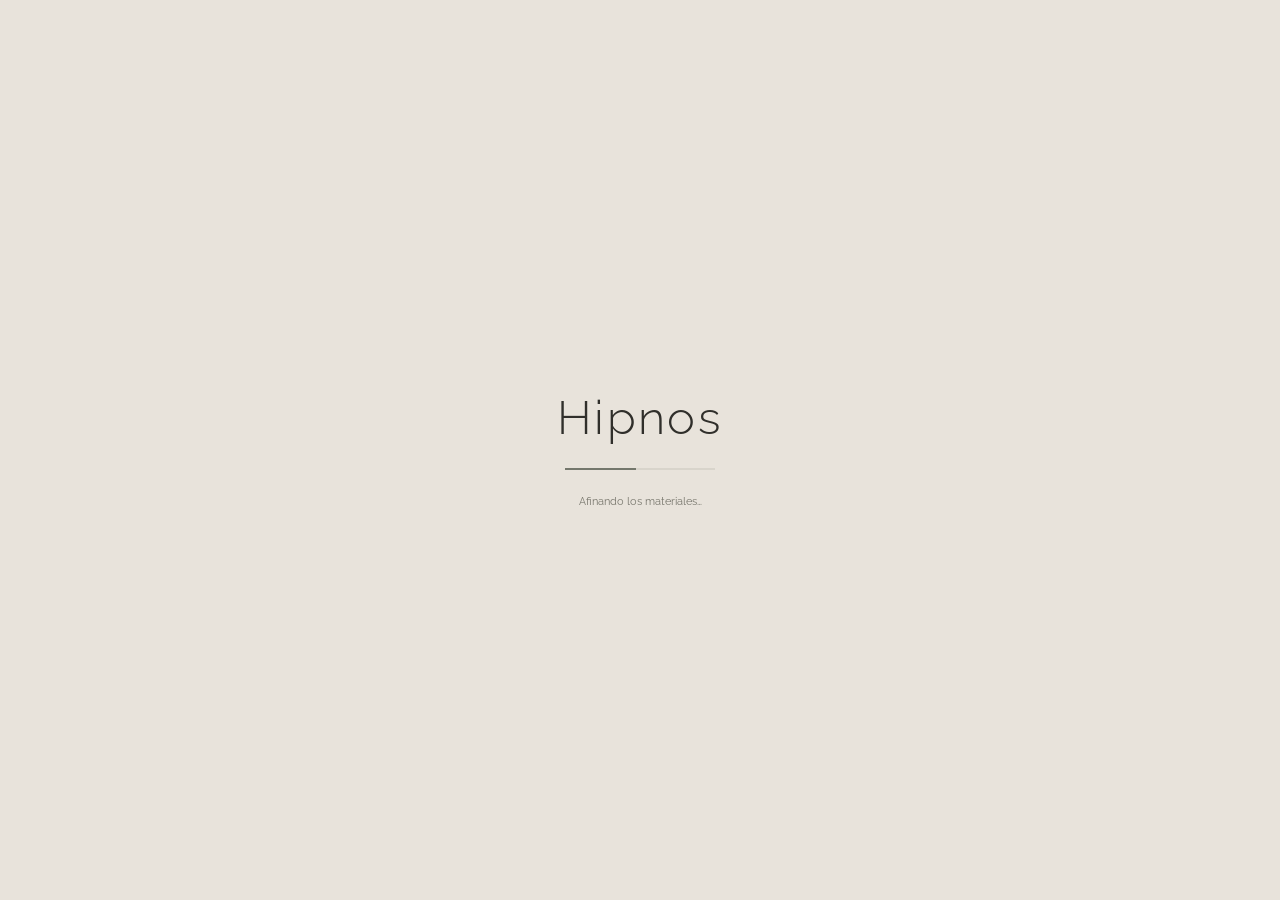
<file: index.html>
<!doctype html><html lang="es"><head><meta charset="utf-8"><meta name="viewport" content="width=device-width,initial-scale=1,viewport-fit=cover"><meta name="theme-color" content="#e8e3db"><meta name="description" content="Explorá Hipnos by Piero en 3D: dos microclimas, capas, circuitos y realidad aumentada en iPhone."><meta name="apple-mobile-web-app-capable" content="yes"><meta name="apple-mobile-web-app-status-bar-style" content="default"><meta name="apple-mobile-web-app-title" content="Hipnos"><title>Hipnos by Piero · Dos microclimas</title><link rel="manifest" href="./manifest.webmanifest"><link rel="icon" href="./assets/icons/icon-192.png"><link rel="apple-touch-icon" href="./assets/icons/apple-touch-icon.png"><link rel="stylesheet" href="./assets/base.css"><link rel="stylesheet" href="./assets/app.css"></head><body><main id="stage" aria-label="Visor tridimensional interactivo de Hipnos"></main>
<header>
  <div class="brand" aria-label="Hipnos by Piero">Hipnos<span>by Piero</span></div>
  <div class="tools"><button id="open-help" class="icon" aria-label="Ayuda y opciones">?</button>
    <button id="daynight" class="icon" aria-label="Activar ambiente nocturno" aria-pressed="false" title="Ambiente diurno / nocturno"><svg viewBox="0 0 24 24"><path d="M20 15.5A8.5 8.5 0 0 1 8.5 4a8.5 8.5 0 1 0 11.5 11.5Z"/></svg></button>
    <button id="reset-camera" class="icon" aria-label="Restablecer cámara" title="Restablecer cámara"><svg viewBox="0 0 24 24"><path d="M4 10a8 8 0 1 1 1.7 7M4 4v6h6"/></svg></button>
    <button id="fullscreen" class="icon" aria-label="Pantalla completa" title="Pantalla completa"><svg viewBox="0 0 24 24"><path d="M8 3H3v5m13-5h5v5M3 16v5h5m8 0h5v-5"/></svg></button>
    <button id="download" class="icon" aria-label="Descargar modelo GLB" title="Descargar modelo GLB"><svg viewBox="0 0 24 24"><path d="M12 3v12m-5-5 5 5 5-5M4 17v4h16v-4"/></svg></button>
  </div>
</header>
<nav class="explore-nav" aria-label="Explorar Hipnos">
  <button id="mode-hub" data-mode="hub"><span class="mode-icon">01</span>Interior del hub</button>
  <button id="mode-thermal" data-mode="thermal"><span class="mode-icon">02</span>Microclimas</button>
  <button id="mode-layers" data-mode="layers"><span class="mode-icon">03</span>Capas del cover</button>
</nav>
<aside class="note"><span class="eyebrow">CONFORT TÉRMICO PERSONALIZADO</span><b>Dos microclimas.<br>Un mejor descanso.</b><p>Explorá cada detalle de Hipnos.</p></aside>
<div id="hotspots" aria-label="Zonas de exploración">
  <button id="hotspot-hub" class="hotspot"><span class="hotspot-dot">+</span><span>Explorar interior</span></button>
  <button id="hotspot-cover" class="hotspot"><span class="hotspot-dot">+</span><span>Explorar cover</span></button>
</div>
<section id="cover-choice" class="cover-choice hidden" role="dialog" aria-label="Explorar el cubrecolchón">
  <button id="choice-close" class="close-small" aria-label="Cerrar selector">×</button>
  <p class="eyebrow">EXPLORAR EL COVER</p>
  <button id="choice-thermal"><b>Dos microclimas</b><span>Elegí la temperatura de cada lado.</span></button>
  <button id="choice-layers"><b>Las cuatro capas</b><span>Conocé sus materiales y funciones.</span></button>
</section>
<aside id="explore-panel" class="explore-panel hidden" aria-label="Detalle del producto">
  <button id="back-general" class="back-general">← Vista general</button>
  <p class="eyebrow" id="mode-eyebrow"></p><h1 id="mode-title"></h1><p id="mode-intro"></p>
  <div id="hub-details" class="hidden">
    <div class="hub-actions"><button id="hub-explore">Explorar interior</button><button id="hub-assemble">Ensamblar hub</button></div>
    <label class="control-range" for="hub-opening"><span>Apertura del hub</span><output id="hub-opening-value">0 %</output></label><input id="hub-opening" class="precision-range" type="range" min="0" max="100" step="1" value="0" aria-label="Porcentaje de apertura del hub">
    <label class="field-label" for="hub-component-select">EXPLORAR UNA PIEZA</label><select id="hub-component-select" aria-label="Elegir un componente del hub"></select>
    <details id="component-groups" class="compact-details"><summary>Seleccionar por función</summary><div id="component-buttons" class="component-buttons">
      <button data-component="pumps">Bombas × 2</button><button data-component="tank">Depósito</button><button data-component="block">Bloques de aluminio</button><button data-component="peltier">Peltier</button><button data-component="sink">Disipadores</button><button data-component="fans">Ventiladores</button><button data-component="controller">Placa electrónica</button><button data-component="sensors">Sensores</button><button data-component="power">Alimentación</button><button data-component="hydraulics">Circuitos</button>
    </div></details>
    <div id="component-detail" class="detail-card"><b id="component-name"></b><p id="component-function"></p><p id="component-relation" class="component-relation"></p></div>
    <div class="hub-actions secondary"><button id="isolate-component" aria-pressed="false" disabled>Aislar componente</button><button id="hub-overview">Ver sistema completo</button></div>
    <label class="switch-row"><span>Circulación animada</span><input id="flow-hub" type="checkbox" checked></label>
    <p class="technical-note">Arquitectura interna ilustrativa. El desplazamiento lateral libera espacio para abrir la carcasa sin cruzar la cama.</p>
  </div>
  <div id="temperature-controls" class="hidden">
    <div class="temperature-control" data-side="left"><label for="temp-left"><span>Lado izquierdo</span><output id="temp-left-value" for="temp-left">28 °C</output></label><input type="range" id="temp-left" min="16" max="28" step="1" value="28" aria-label="Temperatura del lado izquierdo"><div class="range-scale"><span>16 °C</span><span>28 °C</span></div></div>
    <div class="temperature-control" data-side="right"><label for="temp-right"><span>Lado derecho</span><output id="temp-right-value" for="temp-right">16 °C</output></label><input type="range" id="temp-right" min="16" max="28" step="1" value="16" aria-label="Temperatura del lado derecho"><div class="range-scale"><span>16 °C</span><span>28 °C</span></div></div>
    <div class="thermal-options"><label class="switch-row"><span>Visualización térmica</span><input id="thermal-overlay" type="checkbox" checked></label><label class="switch-row"><span>Circulación del agua</span><input id="flow-thermal" type="checkbox" checked></label></div>
    <p class="small-description">Dos ajustes independientes. Colores y pulsos ilustran el funcionamiento.</p>
  </div>
  <div id="layer-controls" class="hidden"><div class="layer-buttons"><button data-layer="0"><span>1</span>Superficie textil</button><button data-layer="1"><span>2</span>Guata acolchada</button><button data-layer="2"><span>3</span>Sistema térmico</button><button data-layer="3"><span>4</span>Base textil</button></div><div id="layer-detail" class="detail-card"><b id="layer-name"></b><p id="layer-composition"></p><p id="layer-function"></p></div><button id="assemble" class="assemble">Volver a ensamblar</button></div>
  <details id="water-controls" class="water-controls compact-details"><summary>Agua · dos circuitos</summary>
    <label class="switch-row"><span>Circulación animada</span><input id="flow-enabled" type="checkbox" checked></label>
    <label class="field-label" for="circuit-select">MOSTRAR CIRCUITOS</label><select id="circuit-select" aria-label="Seleccionar circuito hidráulico"><option value="both">Ambos lados</option><option value="left">Solo izquierdo</option><option value="right">Solo derecho</option></select>
    <label class="control-range" for="flow-speed"><span>Velocidad visual</span><output id="flow-speed-value">1×</output></label><input id="flow-speed" class="precision-range" type="range" min="0.25" max="2" step="0.25" value="1" aria-label="Velocidad visual de circulación">
    <label class="switch-row"><span>Flechas de dirección</span><input id="flow-arrows" type="checkbox"></label>
    <label class="switch-row"><span>Ver recorrido completo</span><input id="flow-full" type="checkbox"></label>
    <div class="demo-temperatures"><label for="demo-left">Izquierdo <output id="demo-left-value">28 °C</output><input id="demo-left" class="precision-range" type="range" min="16" max="28" step="1" value="28" aria-label="Temperatura de demostración izquierda"></label><label for="demo-right">Derecho <output id="demo-right-value">16 °C</output><input id="demo-right" class="precision-range" type="range" min="16" max="28" step="1" value="16" aria-label="Temperatura de demostración derecha"></label></div>
    <p class="technical-note">Temperaturas de demostración. El color cambia gradualmente; no simula la velocidad térmica real. Los dos circuitos pueden enfriar o calentar.</p>
  </details>

</aside>
<div id="layer-tags" class="hidden" aria-label="Seleccionar una capa"><button data-layer="0" aria-label="Superficie textil">1</button><button data-layer="1" aria-label="Guata acolchada">2</button><button data-layer="2" aria-label="Sistema térmico">3</button><button data-layer="3" aria-label="Base textil">4</button></div>
<div id="hub-tags" class="hidden" aria-label="Componentes del hub"><button data-hub-tag="tank">Depósito</button><button data-hub-tag="peltier">Intercambio térmico</button><button data-hub-tag="pumps">Bombas</button><button data-hub-tag="controller">Control electrónico</button></div><div id="hub-selected-tag" class="hidden"></div>
<div id="status" role="status" aria-live="polite">Preparando el modelo…</div>
<nav class="panel" aria-label="Cámaras y controles">
  <label class="view-select"><span>Vista</span><select id="camera-select" aria-label="Elegir cámara"><option value="explore" disabled hidden>Exploración</option><option value="general" selected>General</option><option value="hub">Hub</option><option value="fabric">Textil</option><option value="top">Superior</option><option value="reference">Original</option></select></label>
  <span class="divider"></span><button id="spin" aria-pressed="false">↻ <span>360°</span></button>
  <label class="toggle"><input type="checkbox" id="pillows" checked><span>Almohadas</span></label><button id="circuits-view" aria-pressed="false" title="Ver los circuitos completos"><span>Agua</span></button>
  <span class="divider quality-divider"></span><label class="quality-select"><span>Calidad</span><select id="quality" aria-label="Calidad visual"><option value="auto">Automática</option><option value="high">Alta</option><option value="balanced">Equilibrada</option></select></label>
</nav>
<div class="legacy-views hidden"><button id="reference">Vista original</button><button id="hub">Hub</button><button id="fabric">Textil</button><button id="top">Superior</button></div>
<div id="loading"><span class="loading-brand">Hipnos</span><div class="load-track"><span id="load-progress"></span></div><span id="loading-text">Preparando el descanso…</span><button id="load-retry" hidden onclick="location.reload()">Volver a intentar</button></div>

<section class="configuration" aria-label="Tamaño del cubrecolchón"><label for="size-select">TU MEDIDA</label><select id="size-select"><option value="source">Original · 180 × 206 cm</option><option value="double">Dos plazas · 140 × 190 cm</option><option value="queen">Queen · 160 × 200 cm</option><option value="king">King · 200 × 200 cm</option></select><span id="size-caption">Original · 180 × 206 cm</span></section>
<nav class="experience-actions" aria-label="Acciones de la experiencia"><button id="open-ar" class="ar-button"><svg viewBox="0 0 24 24" aria-hidden="true"><path d="m12 3 8 4.5v9L12 21l-8-4.5v-9L12 3Zm0 9 8-4.5M12 12 4 7.5M12 12v9"/></svg>Ver en mi espacio</button><button id="open-place">Componentes</button><button id="open-share" aria-label="Compartir enlace y código QR">QR / Compartir</button></nav>
<dialog id="experience-dialog" aria-labelledby="dialog-title"><button id="dialog-close" class="dialog-close" aria-label="Cerrar">×</button><p class="eyebrow">HIPNOS BY PIERO</p><h2 id="dialog-title"></h2>
<section data-dialog="ar" hidden><p>Visualizá el producto a tamaño real con la cámara del iPhone.</p><label class="field-label" for="ar-subject">ELEGÍ UN COMPONENTE</label><select id="ar-subject"><option value="set">Cover + hub · conjunto completo</option><option value="cover">Cubrecolchón · componente individual</option><option value="hub">Hub · sobre el piso</option></select><p id="ar-size-label"></p><a id="ar-link" rel="ar" href="./assets/ar/cover-source.usdz#allowsContentScaling=0"><img src="./assets/icons/ar-preview.png" width="480" height="250" alt="Abrir realidad aumentada de Hipnos"></a><p id="ar-platform-note"></p><p class="small-description">La AR utiliza Quick Look de Apple. Podés colocar el conjunto completo o un componente individual. Las temperaturas, el despiece y la circulación interactiva se exploran al volver a esta web. No detecta automáticamente el colchón ni calibra cuatro esquinas. En el conjunto, el cover queda a la altura del modelo original; la altura de tu cama puede ser diferente.</p><a id="ar-download" href="./assets/ar/cover-source.usdz" download>Descargar modelo USDZ</a></section>
<section data-dialog="share" hidden><p>Compartí esta experiencia con un enlace o un QR.</p><label class="field-label" for="qr-url">DIRECCIÓN PÚBLICA</label><input id="qr-url" type="url" placeholder="https://tuusuario.github.io/hipnos/" autocomplete="url"><button id="qr-generate" class="solid">Generar QR</button><canvas id="qr-canvas" width="280" height="280" aria-label="Código QR de la dirección indicada"></canvas><p id="qr-message" role="status"></p><div class="dialog-actions"><button id="qr-save" disabled>Descargar QR</button><button id="share-url">Compartir enlace</button></div></section>
<section data-dialog="help" hidden><p>Arrastrá para girar el producto. Pellizcá con dos dedos para acercarte y desplazá con dos dedos para mover la vista.</p><div class="help-grid"><b>Interior del hub</b><span>Abrí la carcasa, elegí una pieza y aislala para conocer su función.</span><b>Microclimas</b><span>Ajustá cada lado entre 16 y 28 °C. Es una demostración visual: no controla un producto físico.</span><b>Capas y agua</b><span>Separá las cuatro capas o seguí el suministro y retorno de los dos circuitos.</span></div><p id="size-detail">Modelo original, sin adaptación dimensional.</p><div class="dialog-actions"><button id="capture">Guardar imagen 3D</button><button id="download-help">Descargar GLB original</button><button id="install-web">Agregar a inicio</button><button id="save-offline">Guardar visor sin conexión</button></div><p class="small-description">En iPhone: Safari → Compartir → Agregar a pantalla de inicio. La AR se descarga por separado y requiere un dispositivo compatible.</p><a href="./guia.html" target="_blank" rel="noopener">Guía de publicación y uso</a></section>
<section data-dialog="place" hidden><p>El hub y el control conservan sus proporciones al cambiar el tamaño del cover.</p><label class="switch-row"><span>Mostrar cover y cama de referencia</span><input id="show-cover" type="checkbox" checked></label><label class="switch-row"><span>Mostrar hub</span><input id="show-hub" type="checkbox" checked></label><label class="switch-row"><span>Mostrar control RF</span><input id="show-remote" type="checkbox" checked></label><button id="remote-view" class="solid">Acercar al control RF</button><p class="small-description">Control RF: representación funcional añadida. El archivo original no incluía su modelo tridimensional.</p><label class="field-label" for="hub-x">HUB · DESPLAZAMIENTO LATERAL</label><input id="hub-x" type="range" min="-0.45" max="0.35" value="0" step="0.01"><label class="field-label" for="hub-z">HUB · HACIA LA CABECERA / LOS PIES</label><input id="hub-z" type="range" min="-0.35" max="0.35" value="0" step="0.01"><label class="field-label" for="hub-yaw">HUB · ROTACIÓN</label><input id="hub-yaw" type="range" min="-45" max="45" value="0" step="1"><output id="hub-position-value">0 / 0 cm</output><button id="position-reset">Restablecer posición</button><p class="small-description">Las mangueras se adaptan visualmente y conectan por detrás de la cama. La posición admite un alcance limitado.</p></section>
</dialog><div id="toast" role="status" aria-live="polite"></div>
<noscript>Activá JavaScript para explorar Hipnos en 3D.</noscript><script>window.HIPNOS_CONFIG={"camera": [-4.569370274888149, 3.026256620699361, 6.621599436959929], "target": [-0.20878350545952262, 0.44999999999999973, 0.11377735445300274], "fov": 16.66430766910162, "hub": [-1.1270036950186688, 0.3, -0.9992111645946218]};if(location.protocol==='file:'){document.getElementById('loading-text').textContent='Abrí la URL de GitHub Pages. Esta experiencia carga modelos externos y necesita una dirección web.';const a=document.createElement('a');a.href='./guia.html';a.textContent='Ver cómo publicar desde Windows';document.getElementById('loading').append(a);}else{window.addEventListener('error',function(e){if(!window.HIPNOS_READY){document.getElementById('loading-text').textContent=/webgl|context/i.test(e.message)?'Este navegador no pudo iniciar WebGL 2. Abrí la URL en Safari o Chrome actualizado.':'No se pudo iniciar la experiencia. Recargá la página y comprobá que subiste todos los archivos.';document.getElementById('load-retry').hidden=false;}});const s=document.createElement('script');s.src='./assets/app.js';s.onerror=()=>{document.getElementById('loading-text').textContent='No se pudo cargar la aplicación. Comprobá que subiste la carpeta completa.';document.getElementById('load-retry').hidden=false;};document.body.append(s);}</script></body></html>
</file>
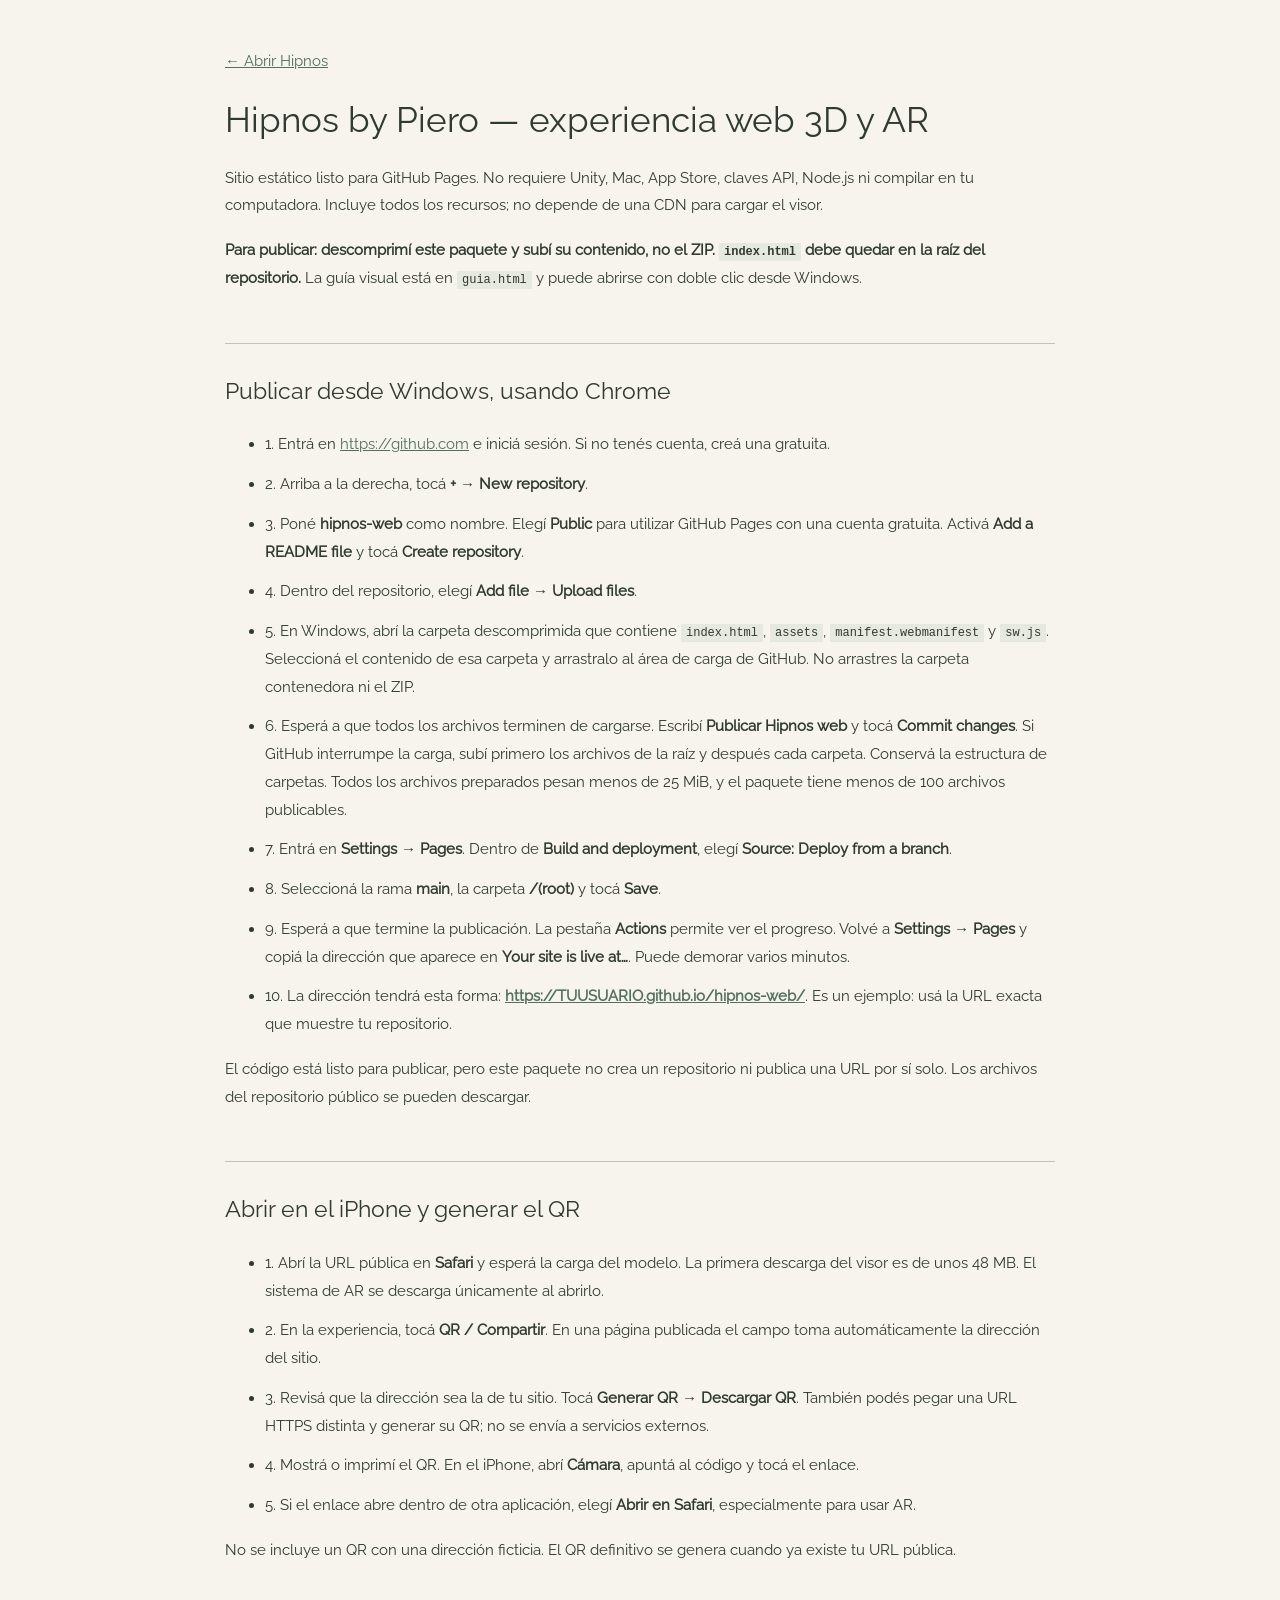
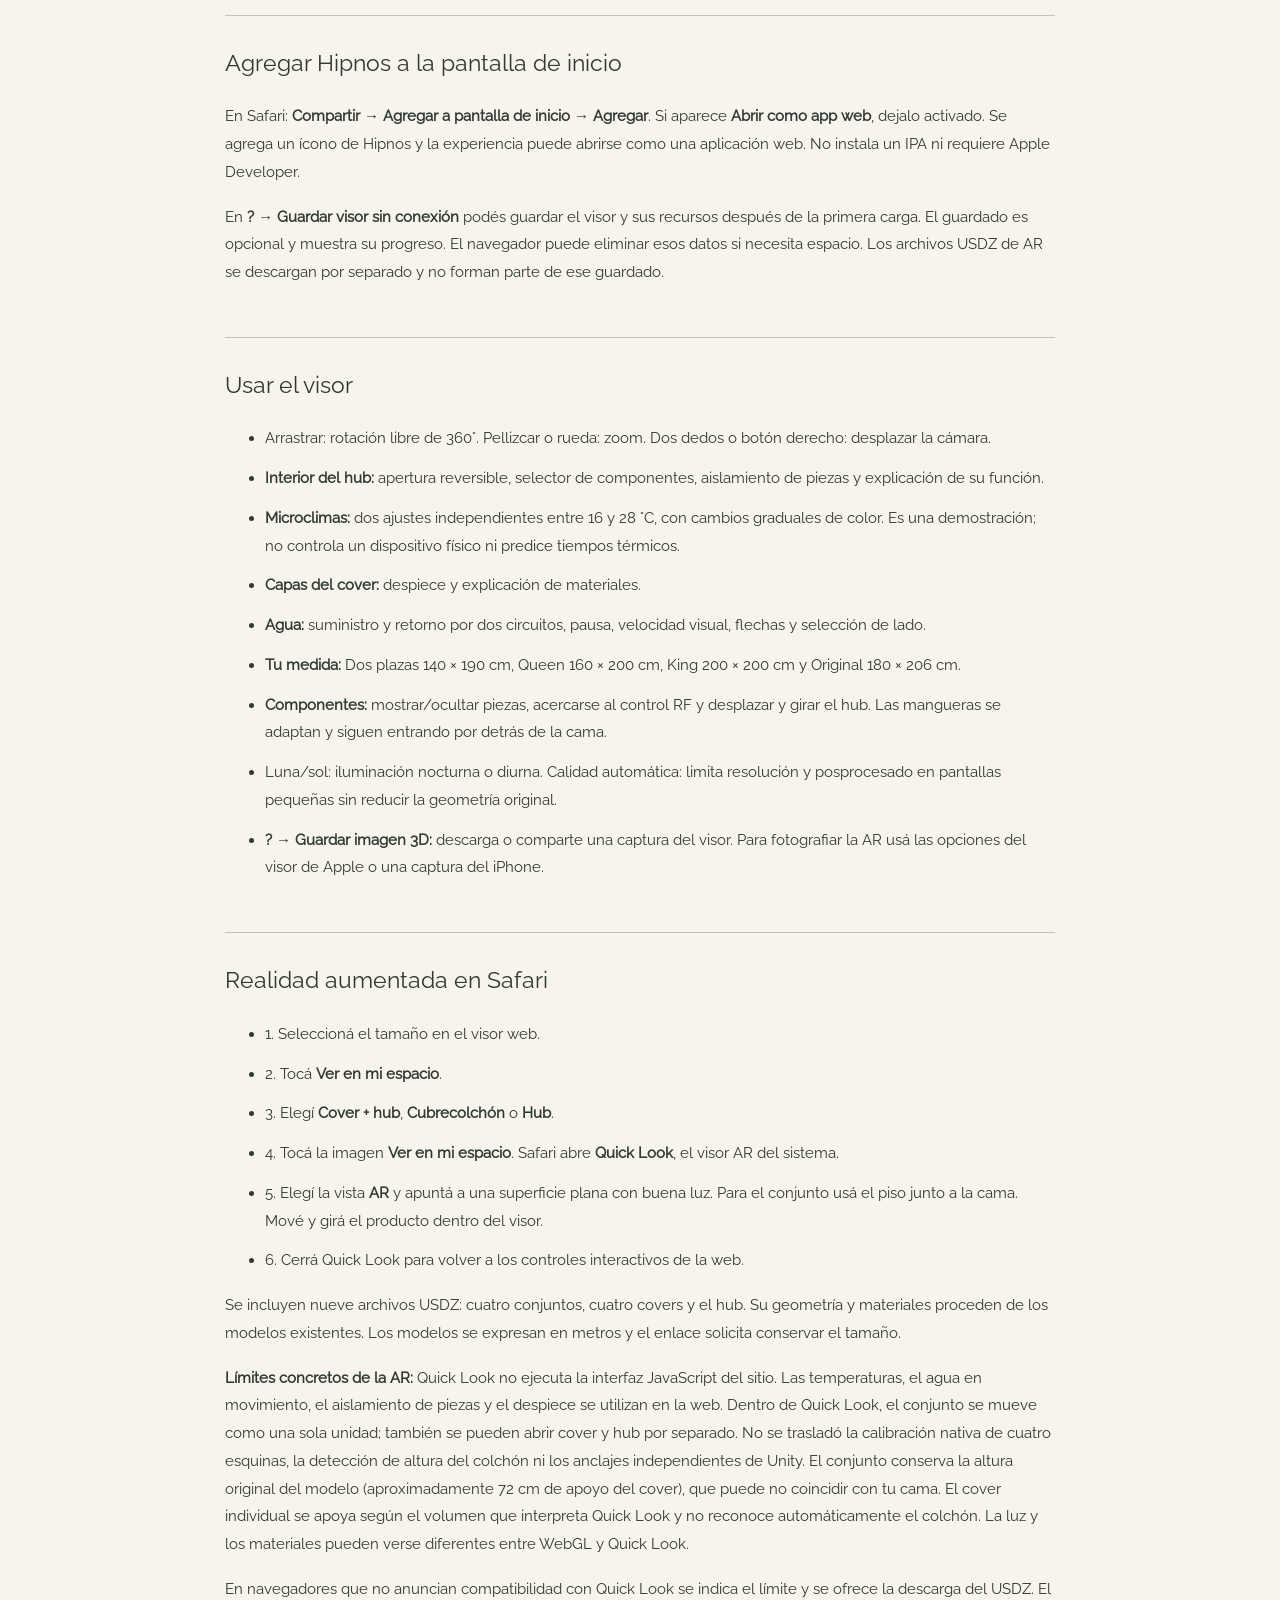
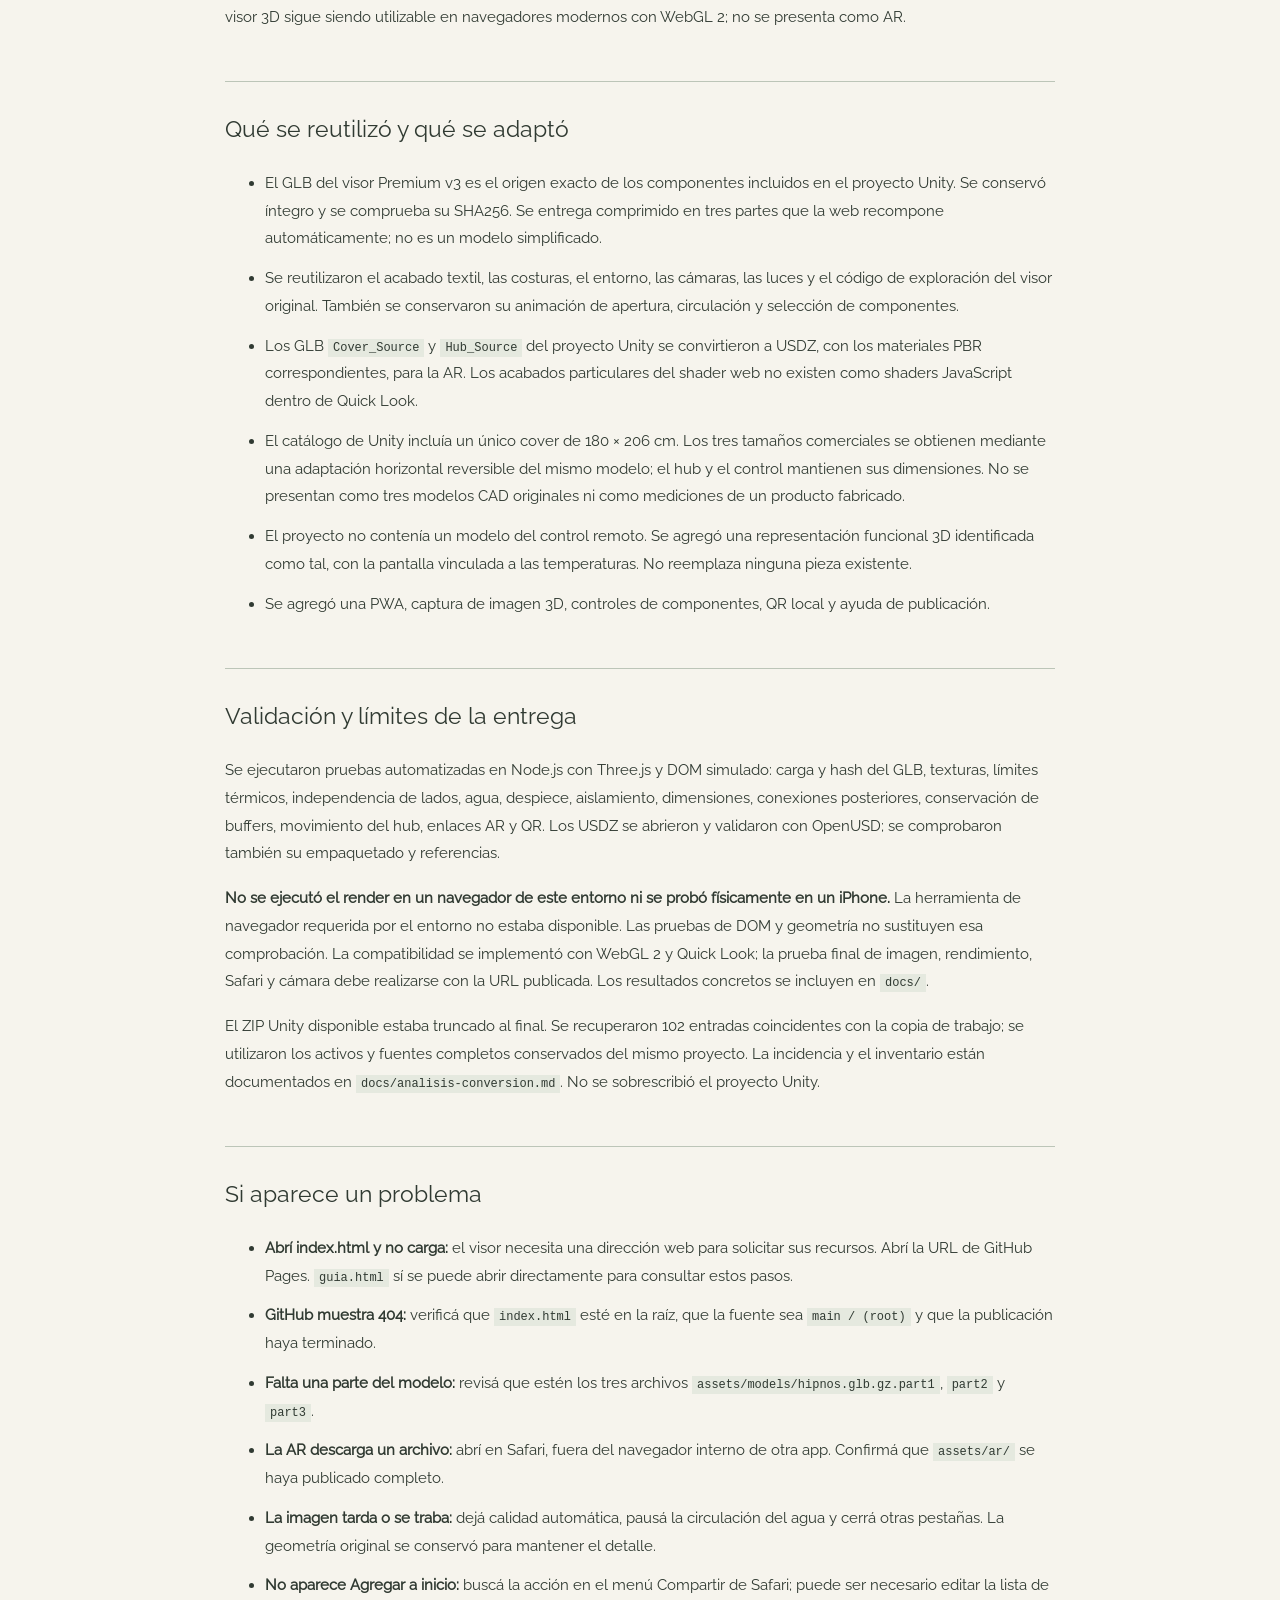
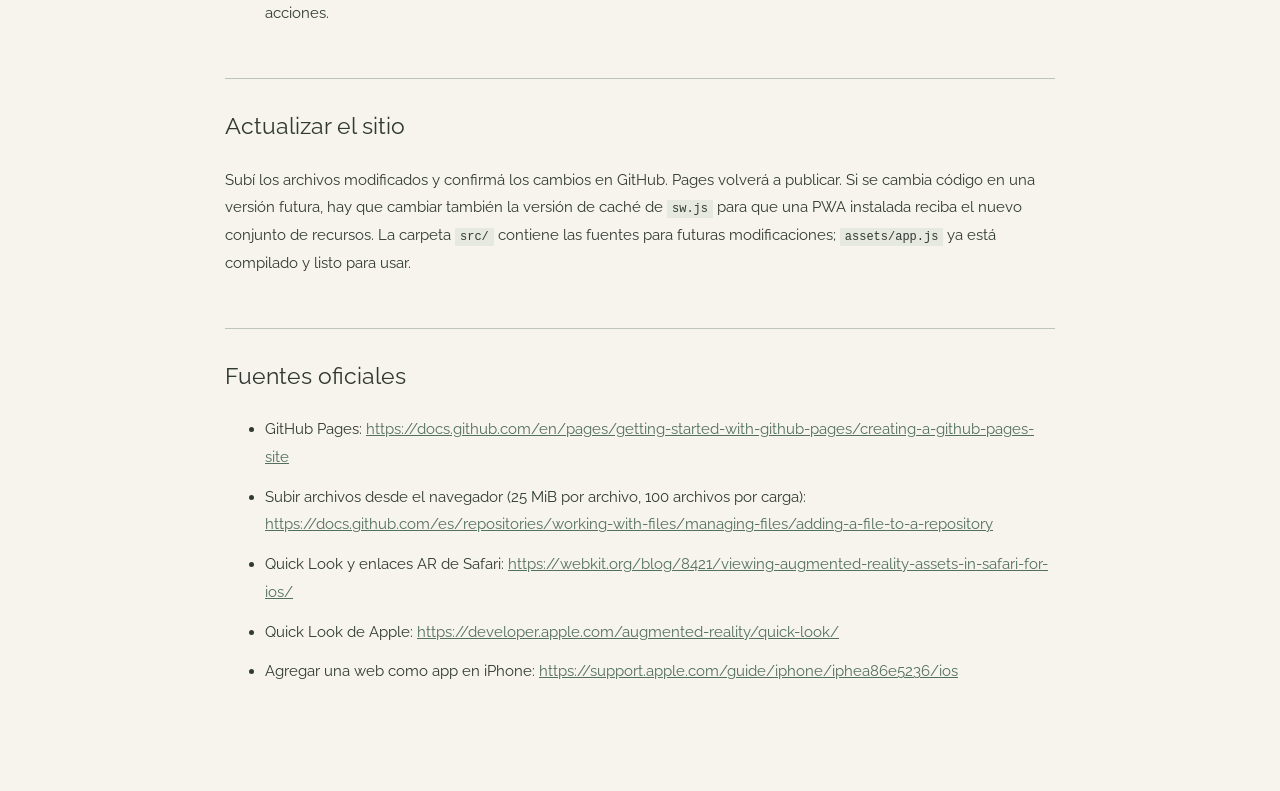
<file: guia.html>
<!doctype html><html lang="es"><meta charset="utf-8"><meta name="viewport" content="width=device-width,initial-scale=1"><title>Hipnos — Publicar desde Windows</title><style>@font-face{font-family:Raleway;src:url(./assets/fonts/Raleway-Regular.ttf)}*{box-sizing:border-box}body{font-family:Raleway,Arial,sans-serif;max-width:880px;margin:0 auto;padding:48px 25px 90px;background:#f6f4ed;color:#303a32;line-height:1.85;font-size:15px}h1{font-weight:400;font-size:35px;line-height:1.2}h2{font-size:23px;font-weight:500;margin-top:50px;border-top:1px solid #bcc5b8;padding-top:26px}p{margin:17px 0}li{margin:12px 0}a{color:#536f5d;overflow-wrap:anywhere}code{background:#e5e9df;padding:2px 5px;font-size:12px;overflow-wrap:anywhere}strong{font-weight:600}@media(max-width:600px){body{font-size:14px;padding:25px 20px}h1{font-size:28px}h2{font-size:21px}}</style><a href="./index.html">← Abrir Hipnos</a><h1>Hipnos by Piero — experiencia web 3D y AR</h1><p>Sitio estático listo para GitHub Pages. No requiere Unity, Mac, App Store, claves API, Node.js ni compilar en tu computadora. Incluye todos los recursos; no depende de una CDN para cargar el visor.</p><p><strong>Para publicar: descomprimí este paquete y subí su contenido, no el ZIP. <code>index.html</code> debe quedar en la raíz del repositorio.</strong> La guía visual está en <code>guia.html</code> y puede abrirse con doble clic desde Windows.</p><h2>Publicar desde Windows, usando Chrome</h2><ul><li>1. Entrá en <a href="https://github.com">https://github.com</a> e iniciá sesión. Si no tenés cuenta, creá una gratuita.</li><li>2. Arriba a la derecha, tocá <strong>+ → New repository</strong>.</li><li>3. Poné <strong>hipnos-web</strong> como nombre. Elegí <strong>Public</strong> para utilizar GitHub Pages con una cuenta gratuita. Activá <strong>Add a README file</strong> y tocá <strong>Create repository</strong>.</li><li>4. Dentro del repositorio, elegí <strong>Add file → Upload files</strong>.</li><li>5. En Windows, abrí la carpeta descomprimida que contiene <code>index.html</code>, <code>assets</code>, <code>manifest.webmanifest</code> y <code>sw.js</code>. Seleccioná el contenido de esa carpeta y arrastralo al área de carga de GitHub. No arrastres la carpeta contenedora ni el ZIP.</li><li>6. Esperá a que todos los archivos terminen de cargarse. Escribí <strong>Publicar Hipnos web</strong> y tocá <strong>Commit changes</strong>. Si GitHub interrumpe la carga, subí primero los archivos de la raíz y después cada carpeta. Conservá la estructura de carpetas. Todos los archivos preparados pesan menos de 25 MiB, y el paquete tiene menos de 100 archivos publicables.</li><li>7. Entrá en <strong>Settings → Pages</strong>. Dentro de <strong>Build and deployment</strong>, elegí <strong>Source: Deploy from a branch</strong>.</li><li>8. Seleccioná la rama <strong>main</strong>, la carpeta <strong>/(root)</strong> y tocá <strong>Save</strong>.</li><li>9. Esperá a que termine la publicación. La pestaña <strong>Actions</strong> permite ver el progreso. Volvé a <strong>Settings → Pages</strong> y copiá la dirección que aparece en <strong>Your site is live at…</strong>. Puede demorar varios minutos.</li><li>10. La dirección tendrá esta forma: <strong><a href="https://TUUSUARIO.github.io/hipnos-web/">https://TUUSUARIO.github.io/hipnos-web/</a></strong>. Es un ejemplo: usá la URL exacta que muestre tu repositorio.</li></ul><p>El código está listo para publicar, pero este paquete no crea un repositorio ni publica una URL por sí solo. Los archivos del repositorio público se pueden descargar.</p><h2>Abrir en el iPhone y generar el QR</h2><ul><li>1. Abrí la URL pública en <strong>Safari</strong> y esperá la carga del modelo. La primera descarga del visor es de unos 48 MB. El sistema de AR se descarga únicamente al abrirlo.</li><li>2. En la experiencia, tocá <strong>QR / Compartir</strong>. En una página publicada el campo toma automáticamente la dirección del sitio.</li><li>3. Revisá que la dirección sea la de tu sitio. Tocá <strong>Generar QR → Descargar QR</strong>. También podés pegar una URL HTTPS distinta y generar su QR; no se envía a servicios externos.</li><li>4. Mostrá o imprimí el QR. En el iPhone, abrí <strong>Cámara</strong>, apuntá al código y tocá el enlace.</li><li>5. Si el enlace abre dentro de otra aplicación, elegí <strong>Abrir en Safari</strong>, especialmente para usar AR.</li></ul><p>No se incluye un QR con una dirección ficticia. El QR definitivo se genera cuando ya existe tu URL pública.</p><h2>Agregar Hipnos a la pantalla de inicio</h2><p>En Safari: <strong>Compartir → Agregar a pantalla de inicio → Agregar</strong>. Si aparece <strong>Abrir como app web</strong>, dejalo activado. Se agrega un ícono de Hipnos y la experiencia puede abrirse como una aplicación web. No instala un IPA ni requiere Apple Developer.</p><p>En <strong>? → Guardar visor sin conexión</strong> podés guardar el visor y sus recursos después de la primera carga. El guardado es opcional y muestra su progreso. El navegador puede eliminar esos datos si necesita espacio. Los archivos USDZ de AR se descargan por separado y no forman parte de ese guardado.</p><h2>Usar el visor</h2><ul><li>Arrastrar: rotación libre de 360°. Pellizcar o rueda: zoom. Dos dedos o botón derecho: desplazar la cámara.</li><li><strong>Interior del hub:</strong> apertura reversible, selector de componentes, aislamiento de piezas y explicación de su función.</li><li><strong>Microclimas:</strong> dos ajustes independientes entre 16 y 28 °C, con cambios graduales de color. Es una demostración; no controla un dispositivo físico ni predice tiempos térmicos.</li><li><strong>Capas del cover:</strong> despiece y explicación de materiales.</li><li><strong>Agua:</strong> suministro y retorno por dos circuitos, pausa, velocidad visual, flechas y selección de lado.</li><li><strong>Tu medida:</strong> Dos plazas 140 × 190 cm, Queen 160 × 200 cm, King 200 × 200 cm y Original 180 × 206 cm.</li><li><strong>Componentes:</strong> mostrar/ocultar piezas, acercarse al control RF y desplazar y girar el hub. Las mangueras se adaptan y siguen entrando por detrás de la cama.</li><li>Luna/sol: iluminación nocturna o diurna. Calidad automática: limita resolución y posprocesado en pantallas pequeñas sin reducir la geometría original.</li><li><strong>? → Guardar imagen 3D:</strong> descarga o comparte una captura del visor. Para fotografiar la AR usá las opciones del visor de Apple o una captura del iPhone.</li></ul><h2>Realidad aumentada en Safari</h2><ul><li>1. Seleccioná el tamaño en el visor web.</li><li>2. Tocá <strong>Ver en mi espacio</strong>.</li><li>3. Elegí <strong>Cover + hub</strong>, <strong>Cubrecolchón</strong> o <strong>Hub</strong>.</li><li>4. Tocá la imagen <strong>Ver en mi espacio</strong>. Safari abre <strong>Quick Look</strong>, el visor AR del sistema.</li><li>5. Elegí la vista <strong>AR</strong> y apuntá a una superficie plana con buena luz. Para el conjunto usá el piso junto a la cama. Mové y girá el producto dentro del visor.</li><li>6. Cerrá Quick Look para volver a los controles interactivos de la web.</li></ul><p>Se incluyen nueve archivos USDZ: cuatro conjuntos, cuatro covers y el hub. Su geometría y materiales proceden de los modelos existentes. Los modelos se expresan en metros y el enlace solicita conservar el tamaño.</p><p><strong>Límites concretos de la AR:</strong> Quick Look no ejecuta la interfaz JavaScript del sitio. Las temperaturas, el agua en movimiento, el aislamiento de piezas y el despiece se utilizan en la web. Dentro de Quick Look, el conjunto se mueve como una sola unidad; también se pueden abrir cover y hub por separado. No se trasladó la calibración nativa de cuatro esquinas, la detección de altura del colchón ni los anclajes independientes de Unity. El conjunto conserva la altura original del modelo (aproximadamente 72 cm de apoyo del cover), que puede no coincidir con tu cama. El cover individual se apoya según el volumen que interpreta Quick Look y no reconoce automáticamente el colchón. La luz y los materiales pueden verse diferentes entre WebGL y Quick Look.</p><p>En navegadores que no anuncian compatibilidad con Quick Look se indica el límite y se ofrece la descarga del USDZ. El visor 3D sigue siendo utilizable en navegadores modernos con WebGL 2; no se presenta como AR.</p><h2>Qué se reutilizó y qué se adaptó</h2><ul><li>El GLB del visor Premium v3 es el origen exacto de los componentes incluidos en el proyecto Unity. Se conservó íntegro y se comprueba su SHA256. Se entrega comprimido en tres partes que la web recompone automáticamente; no es un modelo simplificado.</li><li>Se reutilizaron el acabado textil, las costuras, el entorno, las cámaras, las luces y el código de exploración del visor original. También se conservaron su animación de apertura, circulación y selección de componentes.</li><li>Los GLB <code>Cover_Source</code> y <code>Hub_Source</code> del proyecto Unity se convirtieron a USDZ, con los materiales PBR correspondientes, para la AR. Los acabados particulares del shader web no existen como shaders JavaScript dentro de Quick Look.</li><li>El catálogo de Unity incluía un único cover de 180 × 206 cm. Los tres tamaños comerciales se obtienen mediante una adaptación horizontal reversible del mismo modelo; el hub y el control mantienen sus dimensiones. No se presentan como tres modelos CAD originales ni como mediciones de un producto fabricado.</li><li>El proyecto no contenía un modelo del control remoto. Se agregó una representación funcional 3D identificada como tal, con la pantalla vinculada a las temperaturas. No reemplaza ninguna pieza existente.</li><li>Se agregó una PWA, captura de imagen 3D, controles de componentes, QR local y ayuda de publicación.</li></ul><h2>Validación y límites de la entrega</h2><p>Se ejecutaron pruebas automatizadas en Node.js con Three.js y DOM simulado: carga y hash del GLB, texturas, límites térmicos, independencia de lados, agua, despiece, aislamiento, dimensiones, conexiones posteriores, conservación de buffers, movimiento del hub, enlaces AR y QR. Los USDZ se abrieron y validaron con OpenUSD; se comprobaron también su empaquetado y referencias.</p><p><strong>No se ejecutó el render en un navegador de este entorno ni se probó físicamente en un iPhone.</strong> La herramienta de navegador requerida por el entorno no estaba disponible. Las pruebas de DOM y geometría no sustituyen esa comprobación. La compatibilidad se implementó con WebGL 2 y Quick Look; la prueba final de imagen, rendimiento, Safari y cámara debe realizarse con la URL publicada. Los resultados concretos se incluyen en <code>docs/</code>.</p><p>El ZIP Unity disponible estaba truncado al final. Se recuperaron 102 entradas coincidentes con la copia de trabajo; se utilizaron los activos y fuentes completos conservados del mismo proyecto. La incidencia y el inventario están documentados en <code>docs/analisis-conversion.md</code>. No se sobrescribió el proyecto Unity.</p><h2>Si aparece un problema</h2><ul><li><strong>Abrí index.html y no carga:</strong> el visor necesita una dirección web para solicitar sus recursos. Abrí la URL de GitHub Pages. <code>guia.html</code> sí se puede abrir directamente para consultar estos pasos.</li><li><strong>GitHub muestra 404:</strong> verificá que <code>index.html</code> esté en la raíz, que la fuente sea <code>main / (root)</code> y que la publicación haya terminado.</li><li><strong>Falta una parte del modelo:</strong> revisá que estén los tres archivos <code>assets/models/hipnos.glb.gz.part1</code>, <code>part2</code> y <code>part3</code>.</li><li><strong>La AR descarga un archivo:</strong> abrí en Safari, fuera del navegador interno de otra app. Confirmá que <code>assets/ar/</code> se haya publicado completo.</li><li><strong>La imagen tarda o se traba:</strong> dejá calidad automática, pausá la circulación del agua y cerrá otras pestañas. La geometría original se conservó para mantener el detalle.</li><li><strong>No aparece Agregar a inicio:</strong> buscá la acción en el menú Compartir de Safari; puede ser necesario editar la lista de acciones.</li></ul><h2>Actualizar el sitio</h2><p>Subí los archivos modificados y confirmá los cambios en GitHub. Pages volverá a publicar. Si se cambia código en una versión futura, hay que cambiar también la versión de caché de <code>sw.js</code> para que una PWA instalada reciba el nuevo conjunto de recursos. La carpeta <code>src/</code> contiene las fuentes para futuras modificaciones; <code>assets/app.js</code> ya está compilado y listo para usar.</p><h2>Fuentes oficiales</h2><ul><li>GitHub Pages: <a href="https://docs.github.com/en/pages/getting-started-with-github-pages/creating-a-github-pages-site">https://docs.github.com/en/pages/getting-started-with-github-pages/creating-a-github-pages-site</a></li><li>Subir archivos desde el navegador (25 MiB por archivo, 100 archivos por carga): <a href="https://docs.github.com/es/repositories/working-with-files/managing-files/adding-a-file-to-a-repository">https://docs.github.com/es/repositories/working-with-files/managing-files/adding-a-file-to-a-repository</a></li><li>Quick Look y enlaces AR de Safari: <a href="https://webkit.org/blog/8421/viewing-augmented-reality-assets-in-safari-for-ios/">https://webkit.org/blog/8421/viewing-augmented-reality-assets-in-safari-for-ios/</a></li><li>Quick Look de Apple: <a href="https://developer.apple.com/augmented-reality/quick-look/">https://developer.apple.com/augmented-reality/quick-look/</a></li><li>Agregar una web como app en iPhone: <a href="https://support.apple.com/guide/iphone/iphea86e5236/ios">https://support.apple.com/guide/iphone/iphea86e5236/ios</a></li></ul></html>
</file>
<file: assets/base.css>
*{box-sizing:border-box}html,body{margin:0;width:100%;height:100%;overflow:hidden}body{font-family:Raleway,Arial,sans-serif;font-weight:400;background:#e8e3db;color:#302f2b;--ink:#302f2b;--muted:#77756d;--glass:#fbf9f3ed;--line:#33312618;--active:#323531;transition:background .6s,color .6s}button,select,input{font:inherit}button{cursor:pointer}button:focus-visible,select:focus-visible,input:focus-visible{outline:2px solid #819aa0;outline-offset:4px}.hidden{display:none!important}#stage{width:100%;height:100%}#stage canvas{display:block;touch-action:none}header{position:absolute;z-index:4;top:0;left:0;width:100%;padding:26px 32px;display:flex;justify-content:space-between;align-items:center;pointer-events:none}.brand{font-size:36px;letter-spacing:.04em;font-weight:200;line-height:1}.brand span{display:block;margin-top:8px;letter-spacing:.16em;font-size:10px;font-weight:400}.tools{display:flex;gap:7px;pointer-events:auto}.icon{width:37px;height:37px;display:grid;place-items:center;border:1px solid var(--line);background:var(--glass);color:var(--ink);border-radius:50%;transition:background .2s,transform .2s}.icon:hover{transform:translateY(-2px);background:#fff}.icon svg{width:16px;height:16px;fill:none;stroke:currentColor;stroke-width:1.3;stroke-linecap:round;stroke-linejoin:round}.explore-nav{position:absolute;top:32px;left:50%;transform:translateX(-50%);z-index:5;display:flex;gap:4px;border:1px solid var(--line);background:var(--glass);border-radius:40px;padding:5px;backdrop-filter:blur(20px);box-shadow:0 8px 36px #2c241507}.explore-nav button{display:flex;align-items:center;gap:9px;border:0;background:none;padding:12px 17px;border-radius:30px;font-size:11px;font-weight:500;color:var(--ink);white-space:nowrap;transition:background .25s,color .25s}.explore-nav button.active{background:var(--active);color:#f7f5ef}.explore-nav button:not(.active):hover{background:#77726610}.mode-icon{font-size:9px;opacity:.48}.note{position:absolute;top:140px;left:34px;pointer-events:none;transition:opacity .3s;max-width:300px}.eyebrow{font-size:9px;letter-spacing:.16em;line-height:1.5;font-weight:500;color:var(--muted);margin:0 0 14px}.note>.eyebrow{font-size:8px;display:block}.note b{font-size:27px;line-height:1.28;font-weight:300;letter-spacing:-.015em}.note p{font-size:11px;color:var(--muted);margin-top:15px}body[data-explore-mode]:not([data-explore-mode=general]) .note{opacity:0}.panel{position:absolute;bottom:25px;left:50%;transform:translateX(-50%);z-index:6;display:flex;align-items:center;gap:17px;background:var(--glass);border:1px solid var(--line);padding:11px 17px;border-radius:15px;backdrop-filter:blur(24px);box-shadow:0 8px 35px #2825150a;font-size:11px;white-space:nowrap}.view-select,.quality-select{display:flex;align-items:center;gap:9px}.view-select>span,.quality-select>span{font-size:9px;color:var(--muted)}select{border:0;background:transparent;color:var(--ink);font-size:11px;font-weight:500;cursor:pointer;max-width:115px;padding:5px 8px 5px 2px}select option{color:#302f2b;background:#f6f3ed}.divider{width:1px;height:23px;background:var(--line)}.panel button{border:0;background:transparent;color:var(--ink);border-radius:8px;padding:7px 9px;font-size:14px}.panel button span{font-size:11px}.panel button.active{background:var(--active);color:white}.toggle{display:flex;align-items:center;gap:7px;cursor:pointer}.toggle input{accent-color:#696e65;width:13px;height:13px}#status{position:absolute;z-index:3;bottom:87px;width:100%;text-align:center;color:var(--muted);font-size:10px;letter-spacing:.015em;pointer-events:none}.hotspot{position:absolute;z-index:3;display:flex;align-items:center;gap:9px;border:1px solid var(--line);background:var(--glass);color:var(--ink);border-radius:30px;padding:5px 14px 5px 5px;font-size:10px;transform:translate(-50%,-50%);box-shadow:0 6px 23px #2825150c;white-space:nowrap;backdrop-filter:blur(15px);transition:background .2s}.hotspot-dot{display:grid;place-items:center;width:25px;height:25px;border-radius:50%;background:var(--active);color:white;font-size:19px;font-weight:200}.hotspot:hover{background:#fff}.explore-panel{position:absolute;top:137px;right:30px;z-index:5;width:304px;max-height:calc(100dvh - 244px);overflow:auto;padding:23px;background:var(--glass);border:1px solid var(--line);border-radius:19px;backdrop-filter:blur(24px);box-shadow:0 12px 50px #2925150a;animation:panel-in .45s ease-out}.explore-panel h1{font-size:27px;line-height:1.14;font-weight:300;letter-spacing:-.025em;margin:0 0 13px}.back-general{border:0;background:none;color:var(--muted);padding:0 0 23px;font-size:10px}.back-general:hover{color:var(--ink)}#mode-intro{font-size:11px;line-height:1.75;color:var(--muted);margin:0 0 22px}.circuit-legend{display:flex;gap:20px;font-size:10px;margin:0 0 18px}.circuit-legend span{display:flex;align-items:center;gap:7px}.circuit-legend i{width:6px;height:6px;border-radius:50%}.cold{background:#719ba8}.warm{background:#c39c68}.component-buttons{display:grid;grid-template-columns:1fr 1fr;gap:6px}.component-buttons button,.layer-buttons button{border:1px solid var(--line);background:transparent;color:var(--ink);border-radius:9px;padding:10px 7px;text-align:left;font-size:10px;transition:background .2s,border .2s}.component-buttons button.selected,.layer-buttons button.selected{background:#8a8d8118;border-color:#73776866}.detail-card{border-top:1px solid var(--line);padding-top:18px;margin-top:20px}.detail-card b{display:block;font-weight:500;font-size:12px;line-height:1.5}.detail-card p{font-size:11px;line-height:1.8;color:var(--muted);margin:8px 0 0}#layer-composition{font-size:10px;color:var(--ink);font-weight:500}.technical-note{color:var(--muted);font-size:9px;line-height:1.7;margin:16px 0 0}.temperature-control{margin-bottom:26px;--thermal-color:#c39c68}.temperature-control[data-side=right]{--thermal-color:#719ba8}.temperature-control label{display:flex;align-items:center;justify-content:space-between;font-size:11px;margin-bottom:13px}.temperature-control output{font-variant-numeric:lining-nums tabular-nums;font-size:27px;font-weight:300;color:var(--thermal-color)}.temperature-control input{appearance:none;width:100%;height:3px;border-radius:5px;margin:8px 0 10px;background:linear-gradient(90deg,#719ba8,#a5aaa2,#c39c68);cursor:pointer}.temperature-control input::-webkit-slider-thumb{appearance:none;width:15px;height:15px;border-radius:50%;background:#f6f4ec;border:2px solid var(--thermal-color);box-shadow:0 2px 8px #25282024}.temperature-control input::-moz-range-thumb{width:12px;height:12px;border-radius:50%;background:#f6f4ec;border:2px solid var(--thermal-color)}.range-scale{display:flex;justify-content:space-between;font-size:9px;color:var(--muted)}.small-description{font-size:10px;color:var(--muted);line-height:1.75;margin:17px 0 0}.switch-row{display:flex;justify-content:space-between;align-items:center;gap:10px;padding:11px 0;font-size:10px;border-top:1px solid var(--line);cursor:pointer}.switch-row input{appearance:none;width:29px;height:17px;border-radius:12px;background:#b2b0a9;position:relative;transition:background .25s;flex-shrink:0;margin:0}.switch-row input:before{content:'';width:11px;height:11px;border-radius:50%;position:absolute;top:3px;left:3px;background:#fff;transition:transform .25s}.switch-row input:checked{background:#7c8475}.switch-row input:checked:before{transform:translateX(12px)}.layer-buttons{display:flex;flex-direction:column;gap:7px}.layer-buttons button{display:flex;align-items:center;gap:12px;padding:10px 12px}.layer-buttons button span{display:grid;place-items:center;width:21px;height:21px;background:#898b8014;border-radius:50%;font-size:10px}.assemble{width:100%;padding:12px;margin-top:23px;border:0;background:var(--active);color:#f7f5f0;border-radius:10px;font-size:11px}.cover-choice{position:absolute;z-index:8;width:265px;padding:22px 17px 17px;border:1px solid var(--line);border-radius:17px;background:var(--glass);backdrop-filter:blur(20px);box-shadow:0 12px 40px #29251517}.cover-choice>button:not(.close-small){display:block;text-align:left;width:100%;border:1px solid var(--line);background:transparent;color:var(--ink);border-radius:10px;padding:13px 11px;margin-top:8px}.cover-choice b{display:block;font-size:12px;font-weight:500}.cover-choice span{display:block;color:var(--muted);font-size:10px;line-height:1.5;margin-top:5px}.close-small{position:absolute;top:7px;right:10px;background:none;border:0;font-size:22px;color:var(--muted)}#layer-tags button{position:absolute;z-index:3;width:27px;height:27px;border:1px solid var(--line);border-radius:50%;background:var(--glass);color:var(--ink);font-size:10px;transform:translate(-50%,-50%)}#layer-tags button.selected{background:var(--active);color:white}#loading{position:absolute;inset:0;z-index:20;background:#e8e3db;display:flex;flex-direction:column;align-items:center;justify-content:center;gap:23px}.loading-brand{font-size:47px;letter-spacing:.05em;font-weight:200}.load-track{width:150px;height:2px;background:#b7b4ac55;overflow:hidden}.load-track span{height:100%;display:block;width:5%;background:#74776c;transition:width .4s}#loading-text{font-size:11px;color:#78776d}.info-changing{animation:info-in .35s ease-out}body[data-theme=night]{--ink:#e9e5dc;--muted:#afa99c;--glass:#292c2bf0;--line:#ece7dc1c;--active:#737a6b;background:#232625;color:var(--ink)}body[data-theme=night] .icon:hover,body[data-theme=night] .hotspot:hover{background:#383c39}body[data-theme=night] .component-buttons button.selected,body[data-theme=night] .layer-buttons button.selected{background:#bec3b223;border-color:#b7bda677}@keyframes panel-in{from{opacity:0;transform:translateY(12px)}to{opacity:1;transform:translateY(0)}}@keyframes info-in{from{opacity:.2;transform:translateY(4px)}to{opacity:1;transform:translateY(0)}}
@media(max-width:1050px){.mode-icon{display:none}.explore-nav button{padding:12px 13px}.brand{font-size:30px}.tools{gap:5px}header{padding:24px}.explore-panel{right:22px;width:280px}.note{left:25px;max-width:235px}.note b{font-size:23px}}
@media(max-width:700px){header{padding:18px 17px;padding-top:max(18px,env(safe-area-inset-top))}.brand{font-size:28px}.brand span{font-size:8px;margin-top:6px}.tools{gap:5px}.icon{width:32px;height:32px}.icon svg{width:14px;height:14px}.explore-nav{top:83px;width:calc(100% - 28px);border-radius:14px;padding:4px;gap:2px}.explore-nav button{flex:1;justify-content:center;padding:12px 4px;font-size:10px;border-radius:11px}.note{top:155px;left:21px;max-width:210px}.note b{font-size:22px}.note>.eyebrow{font-size:7px;margin-bottom:10px}.note p{font-size:10px;margin-top:9px}.panel{bottom:max(14px,env(safe-area-inset-bottom));padding:9px 12px;gap:10px;border-radius:13px;max-width:calc(100% - 24px)}.quality-select,.quality-divider{display:none}.view-select{gap:5px}.panel button{padding:6px 4px}.toggle{font-size:10px;gap:5px}.view-select>span{font-size:8px}.view-select select{font-size:10px;max-width:88px}.divider{height:21px}#status{bottom:75px;font-size:9px;padding:0 15px}.explore-panel{top:auto;bottom:101px;right:14px;left:14px;width:auto;max-height:32dvh;padding:14px 17px;border-radius:15px}.back-general{padding-bottom:8px;font-size:9px}.explore-panel .eyebrow{font-size:8px;margin:4px 0 6px}.explore-panel h1{font-size:22px;margin-bottom:10px}#mode-intro{display:none}.component-buttons{grid-template-columns:repeat(3,1fr);gap:4px}.component-buttons button{padding:7px 6px;font-size:9px}.circuit-legend{font-size:9px;margin-bottom:9px}.detail-card{margin-top:10px;padding-top:9px}.detail-card b{font-size:11px}.detail-card p{font-size:10px;line-height:1.6;margin-top:5px}.technical-note{font-size:8px;margin-top:8px}.switch-row{padding:8px 0;font-size:9px}.layer-buttons{display:grid;grid-template-columns:1fr 1fr;gap:5px}.layer-buttons button{padding:7px;font-size:9px;gap:7px}.layer-buttons button span{width:17px;height:17px;font-size:9px}.assemble{margin-top:12px;padding:10px;font-size:10px}#temperature-controls:not(.hidden){display:grid;grid-template-columns:1fr 1fr;gap:0 21px}.temperature-control{margin:0}.temperature-control label{font-size:10px;margin-bottom:6px}.temperature-control output{font-size:23px}.range-scale{font-size:8px}.thermal-options{grid-column:1/-1;display:grid;grid-template-columns:1fr 1fr;gap:17px;margin-top:12px}.small-description{grid-column:1/-1;font-size:9px;margin-top:8px}.hotspot{font-size:9px;gap:6px;padding-right:10px}.hotspot-dot{width:24px;height:24px}#layer-tags button{width:25px;height:25px}}
@media(prefers-reduced-motion:reduce){*,*:before,*:after{animation-duration:.01ms!important;transition-duration:.01ms!important}}

/* Technical controls stay grouped, with one native selector for individual pieces. */
.hub-actions{display:flex;gap:7px;margin:0 0 17px}.hub-actions button{flex:1;border:1px solid var(--line);border-radius:9px;padding:11px 8px;background:var(--active);color:#f7f5ef;font-size:10px}.hub-actions button+button,.hub-actions.secondary button{background:transparent;color:var(--ink)}.hub-actions.secondary{margin:16px 0 6px}.hub-actions button[aria-pressed=true]{background:var(--active);color:#f7f5ef}button:disabled{opacity:.42;cursor:default}.control-range{display:flex;justify-content:space-between;align-items:center;font-size:10px;margin:14px 0 9px}.control-range output{font-variant-numeric:lining-nums tabular-nums;color:var(--muted)}.precision-range{appearance:none;display:block;width:100%;height:3px;margin:12px 0 21px;border-radius:8px;background:#858f8955;cursor:pointer}.precision-range::-webkit-slider-thumb{appearance:none;width:14px;height:14px;background:var(--glass);border:2px solid #879b95;border-radius:50%;box-shadow:0 2px 7px #151c1929}.precision-range::-moz-range-thumb{width:11px;height:11px;background:var(--glass);border:2px solid #879b95;border-radius:50%}.field-label{display:block;font-size:8px;letter-spacing:.13em;color:var(--muted);margin:17px 0 7px}#hub-component-select,#circuit-select{max-width:none;width:100%;border:1px solid var(--line);padding:10px 8px;border-radius:9px;font-size:10px;white-space:normal}.compact-details{border-top:1px solid var(--line);margin-top:16px;padding-top:13px}.compact-details>summary{cursor:pointer;font-size:10px;line-height:1.5;color:var(--ink)}.compact-details[open]>summary{margin-bottom:15px}.component-relation{font-size:9px!important;opacity:.78}.water-controls{padding-bottom:4px}.demo-temperatures{display:grid;grid-template-columns:1fr 1fr;gap:18px;margin-top:17px}.demo-temperatures label{font-size:9px}.demo-temperatures output{float:right;font-variant-numeric:lining-nums tabular-nums}.demo-temperatures input{margin-bottom:8px}#hub-tags button,#hub-selected-tag{position:absolute;z-index:3;border:1px solid var(--line);border-radius:30px;padding:7px 10px;font-size:9px;background:var(--glass);color:var(--ink);white-space:nowrap;transform:translateY(-50%);box-shadow:0 3px 16px #15191915}#hub-tags button:before,#hub-selected-tag:before{content:'';position:absolute;right:100%;top:50%;height:1px;width:17px;background:#9aaba08a}#hub-selected-tag{pointer-events:none;font-weight:500}body[data-flow-view=true] .note{opacity:0}body[data-theme=night] #loading{background:#232625;color:#e9e5dc}body[data-theme=night] #loading-text{color:#afa99c}body[data-theme=night] .load-track{background:#777b7455}body[data-theme=night] .load-track span{background:#b5bcb0}
@media(max-width:700px){.hub-actions{margin-bottom:10px}.hub-actions button{font-size:9px;padding:8px 6px}.hub-actions.secondary{margin-top:10px}.control-range{font-size:9px;margin-top:10px}.precision-range{margin:11px 0 16px}.compact-details{margin-top:11px;padding-top:9px}.compact-details>summary{font-size:9px}#hub-component-select,#circuit-select{font-size:9px;padding:8px}.field-label{font-size:7px;margin-top:12px}.demo-temperatures{gap:16px}.panel{gap:8px;padding-left:10px;padding-right:10px}#hub-tags button,#hub-selected-tag{font-size:8px;padding:6px 8px}}
</file>
<file: assets/app.css>
@font-face{font-family:Raleway;font-style:normal;font-weight:200 300;font-display:swap;src:url('./fonts/Raleway-Light.ttf') format('truetype')}@font-face{font-family:Raleway;font-style:normal;font-weight:400 700;font-display:swap;src:url('./fonts/Raleway-Regular.ttf') format('truetype')}
html{height:100%;height:100dvh}body{min-height:100dvh}button,input,select,a{-webkit-tap-highlight-color:transparent}button,select{min-height:36px}#stage{position:fixed;inset:0}#stage canvas{outline:none}.configuration{position:absolute;top:292px;left:34px;z-index:4;display:grid;gap:7px;max-width:255px}.configuration label{font-size:8px;letter-spacing:.18em;color:var(--muted)}.configuration select{max-width:none;border:1px solid var(--line);background:var(--glass);padding:10px 12px;border-radius:10px;width:245px}.configuration>span{font-size:9px;color:var(--muted);padding-left:2px}.experience-actions{display:flex;align-items:center;gap:9px;position:absolute;bottom:102px;left:50%;transform:translateX(-50%);z-index:6;white-space:nowrap}.experience-actions button{border:1px solid var(--line);color:var(--ink);background:var(--glass);padding:12px 16px;border-radius:25px;font-size:11px;box-shadow:0 5px 25px #262d2910}.experience-actions .ar-button{display:flex;align-items:center;gap:8px;background:#333e38;color:#f8f7f2;border-color:#333e38}.ar-button svg{width:17px;height:17px;fill:none;stroke:currentColor;stroke-width:1.3}#status{bottom:81px}.explore-panel{max-height:calc(100dvh - 315px)}body:not([data-explore-mode=general]) .configuration{display:none}dialog{font-family:Raleway,Arial,sans-serif;border:1px solid #d5d7d0;color:#303631;background:#f6f4ed;border-radius:24px;width:min(490px,calc(100vw - 28px));max-height:86dvh;padding:30px;box-shadow:0 25px 120px #0d17163d;overflow:auto;overscroll-behavior:contain}dialog::backdrop{background:#13231b65;backdrop-filter:blur(5px)}dialog h2{font-size:27px;font-weight:300;margin:0 0 20px;letter-spacing:-.025em}dialog p{font-size:12px;line-height:1.8;color:#687166}dialog a{color:#39564a;font-size:12px;line-height:1.8}dialog button{border:1px solid #304a3424;background:transparent;border-radius:10px;padding:11px 14px;color:#303c32;font-size:11px}dialog button.solid{background:#344339;color:#fff;margin-top:15px}dialog input[type=url],dialog select{width:100%;max-width:none;background:white;border:1px solid #6b79663a;border-radius:10px;padding:12px;font-size:13px;color:#253128}dialog input[type=range]{width:100%;accent-color:#6d8273;margin:12px 0;min-height:24px}.dialog-close{position:absolute;right:16px;top:11px;border:0;font-size:25px;line-height:1;padding:8px}dialog .eyebrow{font-size:8px;margin-bottom:14px}.dialog-actions{display:flex;flex-wrap:wrap;gap:8px;margin:18px 0}.help-grid{display:grid;grid-template-columns:105px 1fr;gap:15px;font-size:11px;line-height:1.7;margin:22px 0}.help-grid b{font-weight:600}.help-grid span{color:#6b7369}#qr-canvas{display:block;margin:18px auto;max-width:100%;height:auto}#ar-link{display:block;position:relative;margin:16px 0;border:1px solid #b5bdae;border-radius:15px;overflow:hidden;background:#eceee6}#ar-link img{width:100%;height:auto;display:block}#ar-size-label{font-size:11px;font-weight:600}#hub-position-value{display:block;font-size:12px;margin-bottom:14px}#toast{position:fixed;bottom:175px;left:50%;transform:translate(-50%,20px);max-width:min(450px,90vw);padding:13px 19px;font-size:12px;line-height:1.6;pointer-events:none;background:#26352fee;color:#fff;border-radius:14px;z-index:40;opacity:0;transition:.2s}#toast.visible{opacity:1;transform:translate(-50%,0)}#load-retry{border:1px solid #626b5959;border-radius:10px;background:none;padding:12px 16px;cursor:pointer}#loading a{color:inherit;margin:12px;font-size:12px;text-align:center}#loading-text{max-width:90%;line-height:1.6;text-align:center}body[data-theme=night] .ar-button{background:#c1c8b6;color:#23362a}.panel,.experience-actions,.configuration{transition:opacity .2s}
@media(max-width:1050px){.configuration{left:25px;top:275px;max-width:215px}.configuration select{width:215px}.experience-actions{bottom:100px}}
@media(max-width:700px){.tools .icon{width:36px;height:36px}.tools #fullscreen,.tools #download{display:none}header{padding-left:18px;padding-right:18px}.explore-nav{top:calc(78px + env(safe-area-inset-top));gap:0}.explore-nav button{font-size:10px;min-height:40px}.note{display:none}.configuration{left:50%;transform:translateX(-50%);top:calc(136px + env(safe-area-inset-top));display:block;width:260px;max-width:calc(100vw - 32px)}.configuration label{display:none}.configuration select{width:100%;text-align:center;font-size:11px;background:#faf8f0b0;min-height:38px}.configuration>span{display:none}.experience-actions{bottom:calc(86px + env(safe-area-inset-bottom));gap:6px;max-width:calc(100% - 24px)}.experience-actions button{font-size:10px;padding:11px 10px;min-height:41px}.experience-actions .ar-button{gap:5px}.ar-button svg{width:15px}.panel{bottom:calc(12px + env(safe-area-inset-bottom));gap:5px;min-height:44px;padding:6px 9px}.panel select{font-size:10px;max-width:79px}.panel .divider{margin:0 1px}.panel button{min-height:32px}#status{bottom:calc(65px + env(safe-area-inset-bottom));font-size:8px}.explore-panel{bottom:calc(143px + env(safe-area-inset-bottom));max-height:31dvh;top:auto;padding:15px 17px}.explore-panel h1{font-size:21px}.back-general{min-height:27px}.temperature-control input{height:5px;margin:15px 0}.temperature-control input::-webkit-slider-thumb{width:22px;height:22px}.temperature-control label{font-size:11px}.temperature-control output{font-size:24px}.switch-row{font-size:10px;min-height:39px}#toast{bottom:calc(143px + env(safe-area-inset-bottom));width:max-content}.hotspot{font-size:9px;min-height:30px}.hotspot-dot{width:22px;height:22px}dialog{padding:26px 23px;max-height:86dvh}dialog h2{font-size:26px}dialog p{font-size:12px}.help-grid{grid-template-columns:90px 1fr;gap:12px}.field-label{font-size:9px}input[type=range]{touch-action:pan-x}}
@media(max-height:570px) and (orientation:landscape){header{padding:10px 18px}.brand{font-size:25px}.brand span{font-size:8px}.explore-nav{top:10px;max-width:48vw}.explore-nav button{font-size:9px;padding:9px}.configuration{top:90px;left:20px;transform:none;width:200px}.configuration select{width:200px}.note{display:none}.experience-actions{left:20px;transform:none;bottom:68px}.panel{bottom:12px}.explore-panel{top:72px;right:15px;left:auto;width:250px;bottom:68px;max-height:none}#status{display:none}}
</file>
